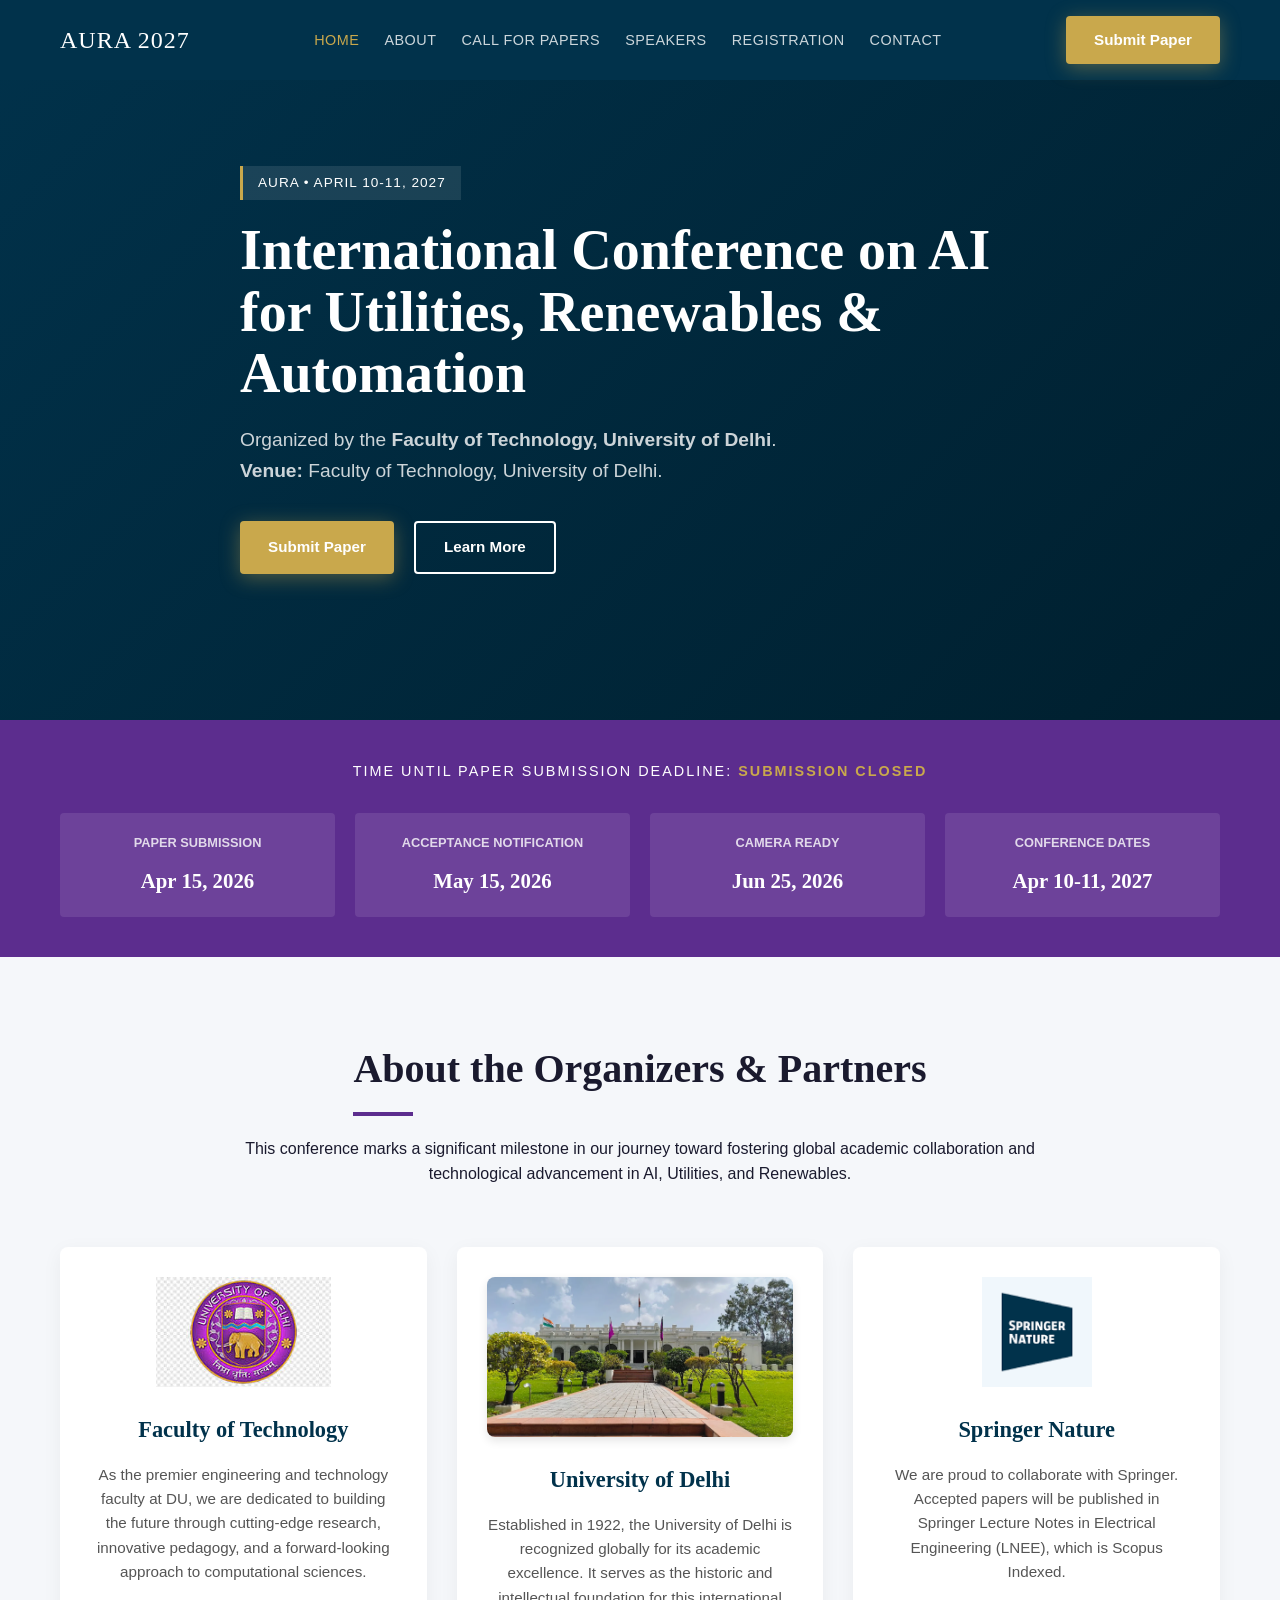
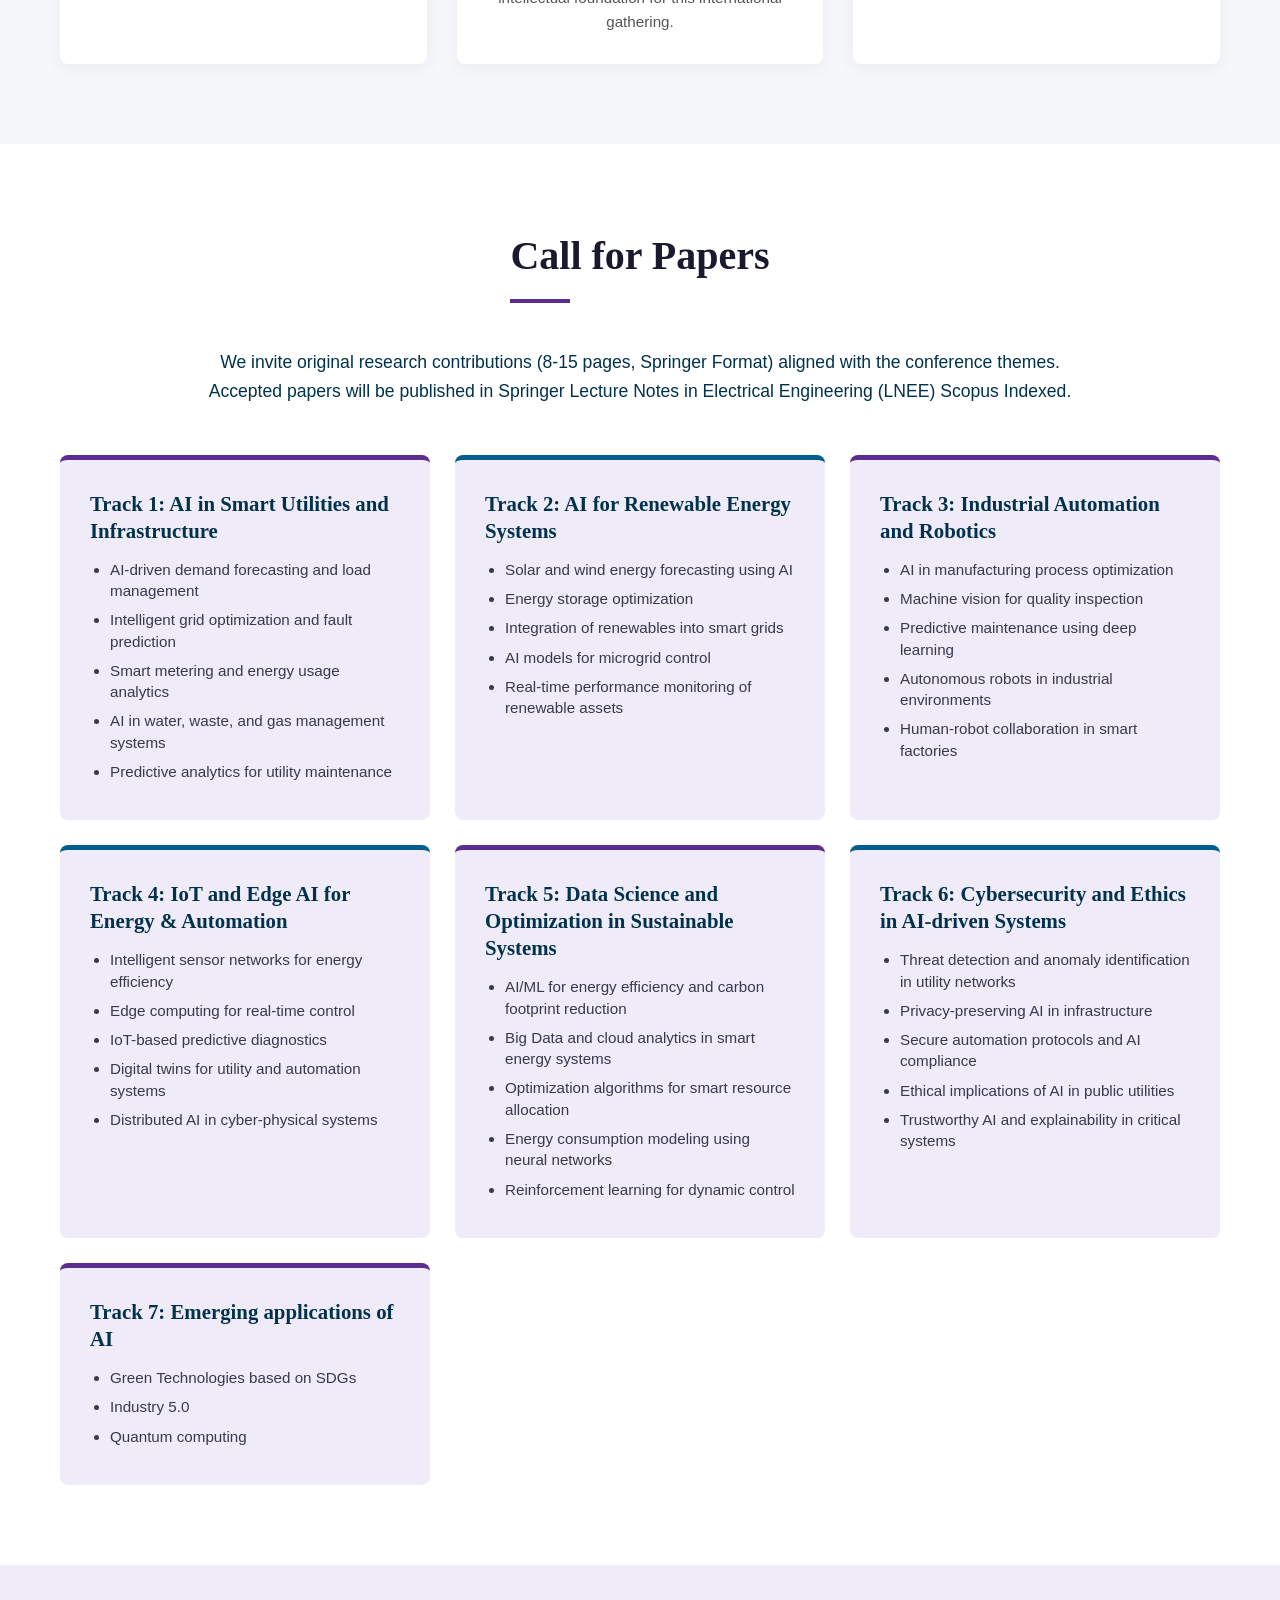
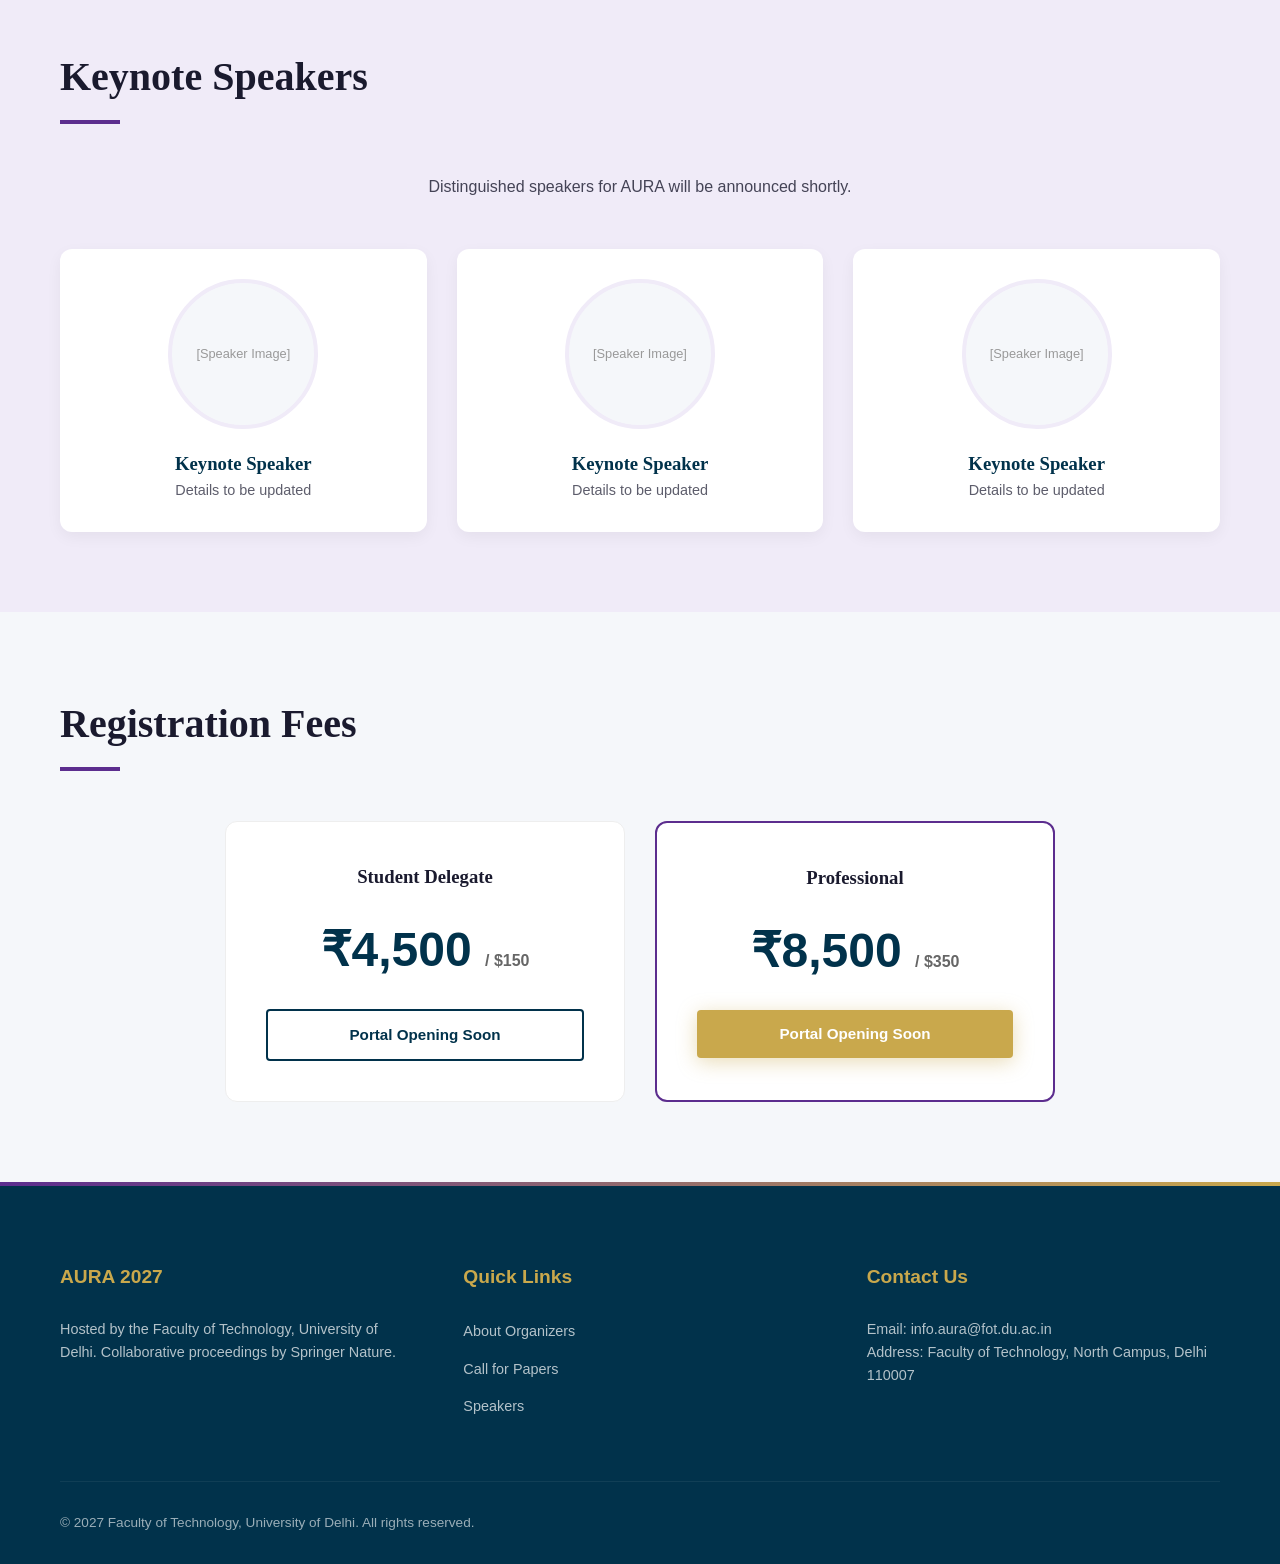
<file: index.html>
<!DOCTYPE html>
<html lang="en">
<head>
    <meta charset="UTF-8">
    <meta name="viewport" content="width=device-width, initial-scale=1.0">
    <title>AURA 2027 | Faculty of Technology, University of Delhi</title>
    
    <meta http-equiv="Content-Security-Policy" content="default-src 'self'; style-src 'self' 'unsafe-inline' https://fonts.googleapis.com; font-src 'self' https://fonts.gstatic.com; script-src 'self'; img-src 'self' data: https:;">

    <link rel="preconnect" href="https://fonts.googleapis.com">
    <link rel="preconnect" href="https://fonts.gstatic.com" crossorigin>
    <link href="https://fonts.googleapis.com/css2?family=DM+Sans:ital,opsz,wght@0,9..40,100..1000;1,9..40,100..1000&family=EB+Garamond:ital,wght@0,400..800;1,400..800&display=swap" rel="stylesheet">

    <link rel="stylesheet" href="style.css">
    <script src="script.js" defer></script>
</head>
<body>

    <nav id="navbar">
        <div class="container nav-content">
            <div class="logo">AURA 2027</div>
            <ul class="nav-links">
                <li><a href="#home" class="active">Home</a></li>
                <li><a href="#about">About</a></li>
                <li><a href="#cfp">Call for Papers</a></li>
                <li><a href="#speakers">Speakers</a></li>
                <li><a href="#registration">Registration</a></li>
                <li><a href="#contact">Contact</a></li>
            </ul>
            <a href="submission.html" class="btn btn-gold">Submit Paper</a>
            <div class="hamburger">☰</div>
        </div>
    </nav>

    <main>
        <section class="hero" id="home">
            <div class="container">
                <div class="hero-content reveal">
                    <span class="hero-badge">AURA • April 10-11, 2027</span>
                    <h1>International Conference on AI for Utilities, Renewables & Automation</h1>
                    <p>Organized by the <strong>Faculty of Technology, University of Delhi</strong>.<br>
                    <strong>Venue:</strong> Faculty of Technology, University of Delhi.</p>
                    
                    <div class="hero-btns">
                        <a href="submission.html" class="btn btn-gold">Submit Paper</a>
                        <a href="#about" class="btn btn-outline">Learn More</a>
                    </div>
                </div>
            </div>
        </section>

        <section class="dates-strip">
            <div class="container">
                <div class="countdown-container">
                    Time until Paper Submission Deadline: <span id="timer" style="color: var(--gold); font-weight: bold;">-- : -- : -- : --</span>
                </div>
                <div class="dates-grid">
                    <div class="date-card">
                        <h4>Paper Submission</h4>
                        <div class="date-val">Apr 15, 2026</div>
                    </div>
                    <div class="date-card">
                        <h4>Acceptance Notification</h4>
                        <div class="date-val">May 15, 2026</div>
                    </div>
                    <div class="date-card">
                        <h4>Camera Ready</h4>
                        <div class="date-val">Jun 25, 2026</div>
                    </div>
                    <div class="date-card">
                        <h4>Conference Dates</h4>
                        <div class="date-val">Apr 10-11, 2027</div>
                    </div>
                </div>
            </div>
        </section>

        <section class="section-padding" id="about">
            <div class="container">
                <div class="reveal" style="text-align: center; margin-bottom: 60px;">
                    <h2 class="section-title" style="margin: 0 auto 20px;">About the Organizers & Partners</h2>
                    <p style="max-width: 800px; margin: 0 auto;">This conference marks a significant milestone in our journey toward fostering global academic collaboration and technological advancement in AI, Utilities, and Renewables.</p>
                </div>

                <div class="about-collaborators">
                    <div class="collab-card reveal">
                        <div class="logo-wrapper">
                            <img src="images/du_logo.jpeg" alt="University of Delhi Logo" class="collab-logo">
                        </div>
                        <h3>Faculty of Technology</h3>
                        <p>As the premier engineering and technology faculty at DU, we are dedicated to building the future through cutting-edge research, innovative pedagogy, and a forward-looking approach to computational sciences.</p>
                    </div>

                    <div class="collab-card reveal">
                        <div class="photo-wrapper">
                            <img src="images/vice_regal_lodge.webp" alt="Vice Regal Lodge, University of Delhi" class="collab-photo">
                        </div>
                        <h3>University of Delhi</h3>
                        <p>Established in 1922, the University of Delhi is recognized globally for its academic excellence. It serves as the historic and intellectual foundation for this international gathering.</p>
                    </div>

                    <div class="collab-card reveal">
                        <div class="logo-wrapper">
                            <img src="images/springer_logo.png" alt="Springer Nature Logo" class="collab-logo">
                        </div>
                        <h3>Springer Nature</h3>
                        <p>We are proud to collaborate with Springer. Accepted papers will be published in Springer Lecture Notes in Electrical Engineering (LNEE), which is Scopus Indexed.</p>
                    </div>
                </div>
            </div>
        </section>

        <section class="section-padding" id="cfp" style="background: var(--white);">
            <div class="container">
                <div class="reveal" style="text-align: center; margin-bottom: 50px;">
                    <h2 class="section-title">Call for Papers</h2>
                    <p style="max-width: 900px; margin: 20px auto 0; font-size: 1.1rem; color: var(--navy);">
                        We invite original research contributions (8-15 pages, Springer Format) aligned with the conference themes. Accepted papers will be published in Springer Lecture Notes in Electrical Engineering (LNEE) Scopus Indexed.
                    </p>
                </div>
                
                <div class="tracks-grid">
                    <div class="track-card reveal">
                        <h3>Track 1: AI in Smart Utilities and Infrastructure</h3>
                        <ul>
                            <li>AI-driven demand forecasting and load management</li>
                            <li>Intelligent grid optimization and fault prediction</li>
                            <li>Smart metering and energy usage analytics</li>
                            <li>AI in water, waste, and gas management systems</li>
                            <li>Predictive analytics for utility maintenance</li>
                        </ul>
                    </div>
                    <div class="track-card reveal">
                        <h3>Track 2: AI for Renewable Energy Systems</h3>
                        <ul>
                            <li>Solar and wind energy forecasting using AI</li>
                            <li>Energy storage optimization</li>
                            <li>Integration of renewables into smart grids</li>
                            <li>AI models for microgrid control</li>
                            <li>Real-time performance monitoring of renewable assets</li>
                        </ul>
                    </div>
                    <div class="track-card reveal">
                        <h3>Track 3: Industrial Automation and Robotics</h3>
                        <ul>
                            <li>AI in manufacturing process optimization</li>
                            <li>Machine vision for quality inspection</li>
                            <li>Predictive maintenance using deep learning</li>
                            <li>Autonomous robots in industrial environments</li>
                            <li>Human-robot collaboration in smart factories</li>
                        </ul>
                    </div>
                    <div class="track-card reveal">
                        <h3>Track 4: IoT and Edge AI for Energy & Automation</h3>
                        <ul>
                            <li>Intelligent sensor networks for energy efficiency</li>
                            <li>Edge computing for real-time control</li>
                            <li>IoT-based predictive diagnostics</li>
                            <li>Digital twins for utility and automation systems</li>
                            <li>Distributed AI in cyber-physical systems</li>
                        </ul>
                    </div>
                    <div class="track-card reveal">
                        <h3>Track 5: Data Science and Optimization in Sustainable Systems</h3>
                        <ul>
                            <li>AI/ML for energy efficiency and carbon footprint reduction</li>
                            <li>Big Data and cloud analytics in smart energy systems</li>
                            <li>Optimization algorithms for smart resource allocation</li>
                            <li>Energy consumption modeling using neural networks</li>
                            <li>Reinforcement learning for dynamic control</li>
                        </ul>
                    </div>
                    <div class="track-card reveal">
                        <h3>Track 6: Cybersecurity and Ethics in AI-driven Systems</h3>
                        <ul>
                            <li>Threat detection and anomaly identification in utility networks</li>
                            <li>Privacy-preserving AI in infrastructure</li>
                            <li>Secure automation protocols and AI compliance</li>
                            <li>Ethical implications of AI in public utilities</li>
                            <li>Trustworthy AI and explainability in critical systems</li>
                        </ul>
                    </div>
                    <div class="track-card reveal">
                        <h3>Track 7: Emerging applications of AI</h3>
                        <ul>
                            <li>Green Technologies based on SDGs</li>
                            <li>Industry 5.0</li>
                            <li>Quantum computing</li>
                        </ul>
                    </div>
                </div>
            </div>
        </section>

        <section class="section-padding" id="speakers" style="background: var(--lavender);">
            <div class="container">
                <h2 class="section-title" style="text-align: center; margin: 0 auto 50px;">Keynote Speakers</h2>
                <p style="text-align: center; margin-bottom: 50px; opacity: 0.8;">Distinguished speakers for AURA will be announced shortly.</p>
                
                <div class="speaker-grid">
                    <div class="speaker-card reveal">
                        <div class="speaker-img-placeholder">
                            <span>[Speaker Image]</span>
                        </div>
                        <h3 style="color: var(--navy);">Keynote Speaker</h3>
                        <p style="font-size: 0.9rem; opacity: 0.7;">Details to be updated</p>
                    </div>
                    <div class="speaker-card reveal">
                        <div class="speaker-img-placeholder">
                            <span>[Speaker Image]</span>
                        </div>
                        <h3 style="color: var(--navy);">Keynote Speaker</h3>
                        <p style="font-size: 0.9rem; opacity: 0.7;">Details to be updated</p>
                    </div>
                    <div class="speaker-card reveal">
                        <div class="speaker-img-placeholder">
                            <span>[Speaker Image]</span>
                        </div>
                        <h3 style="color: var(--navy);">Keynote Speaker</h3>
                        <p style="font-size: 0.9rem; opacity: 0.7;">Details to be updated</p>
                    </div>
                </div>
            </div>
        </section>

        <section class="section-padding" id="registration" style="background: var(--offwhite);">
            <div class="container">
                <h2 class="section-title" style="text-align: center; margin: 0 auto 50px;">Registration Fees</h2>
                <div class="pricing-grid">
                    <div class="price-card reveal">
                        <h3>Student Delegate</h3>
                        <div class="price">₹4,500 <span>/ $150</span></div>
                        <a href="#" class="btn btn-outline" style="width: 100%; border-color: var(--navy); color: var(--navy);">Portal Opening Soon</a>
                    </div>
                    <div class="price-card featured reveal">
                        <h3>Professional</h3>
                        <div class="price">₹8,500 <span>/ $350</span></div>
                        <a href="#" class="btn btn-gold" style="width: 100%;">Portal Opening Soon</a>
                    </div>
                </div>
            </div>
        </section>
    </main>

    <footer id="contact">
        <div class="container">
            <div class="footer-grid">
                <div class="footer-col">
                    <h4>AURA 2027</h4>
                    <p style="opacity: 0.7; font-size: 0.9rem;">Hosted by the Faculty of Technology, University of Delhi. Collaborative proceedings by Springer Nature.</p>
                </div>
                <div class="footer-col">
                    <h4>Quick Links</h4>
                    <ul class="footer-links">
                        <li><a href="#about">About Organizers</a></li>
                        <li><a href="#cfp">Call for Papers</a></li>
                        <li><a href="#speakers">Speakers</a></li>
                    </ul>
                </div>
                <div class="footer-col">
                    <h4>Contact Us</h4>
                    <p style="opacity: 0.7; font-size: 0.9rem;">Email: info.aura@fot.du.ac.in<br>Address: Faculty of Technology, North Campus, Delhi 110007</p>
                </div>
            </div>
            <div class="bottom-bar">
                <div>&copy; 2027 Faculty of Technology, University of Delhi. All rights reserved.</div>
            </div>
        </div>
    </footer>
</body>
</html>
</file>
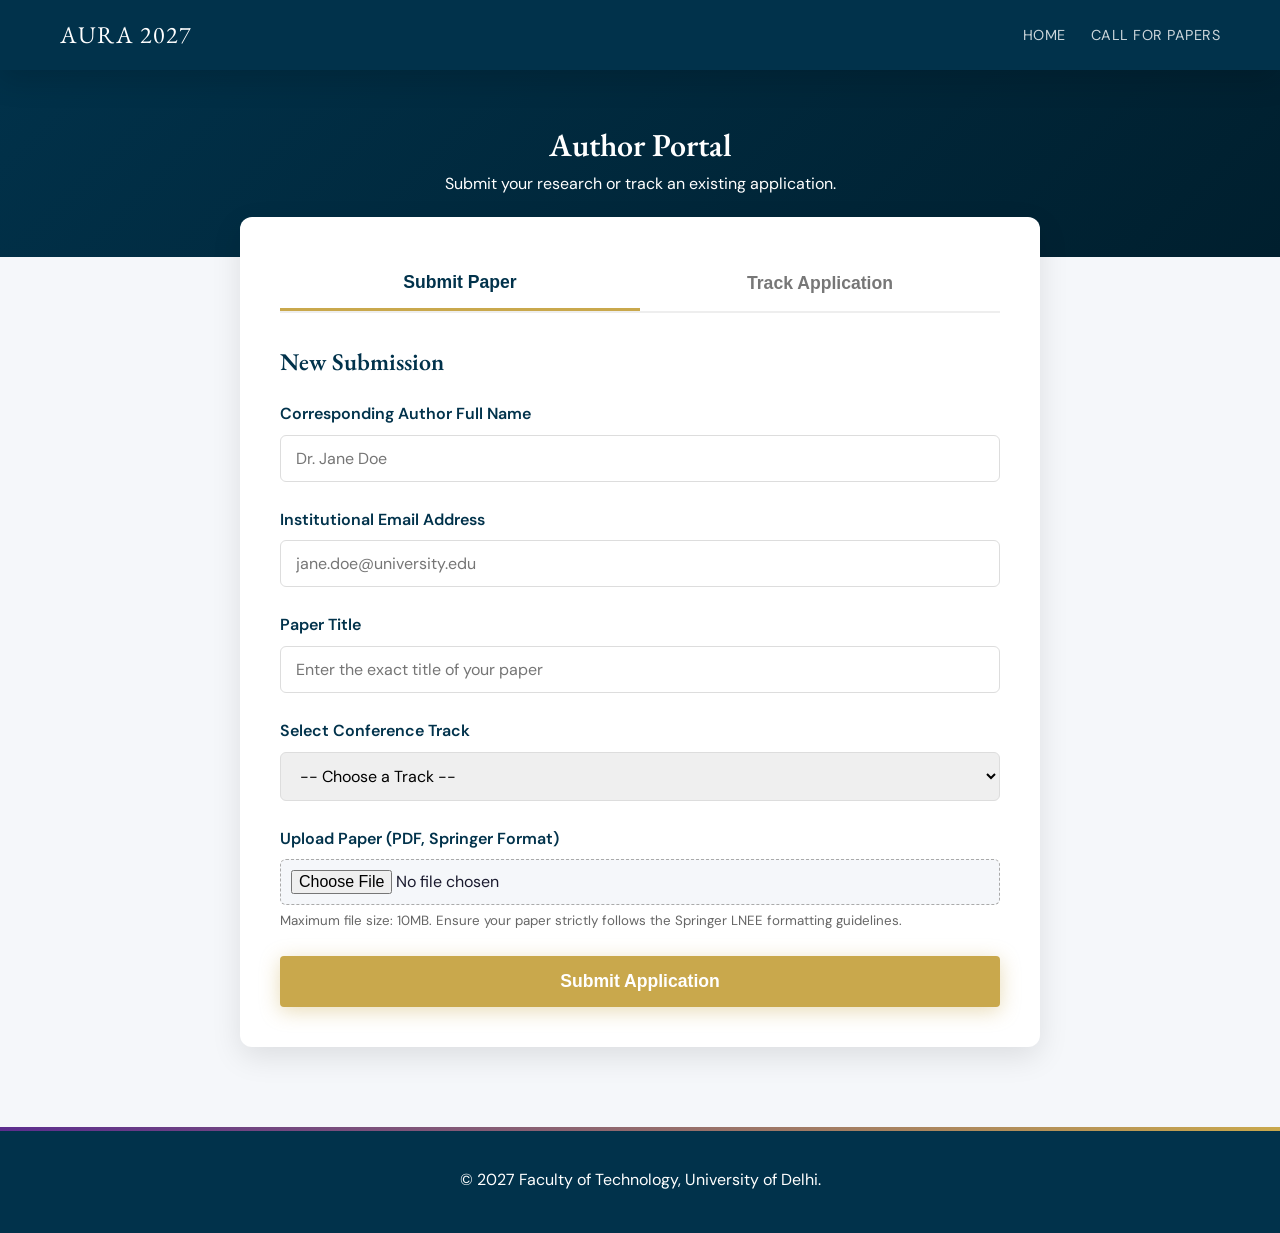
<file: submission.html>
<!DOCTYPE html>
<html lang="en">
<head>
    <meta charset="UTF-8">
    <meta name="viewport" content="width=device-width, initial-scale=1.0">
    <title>Paper Submission & Tracking | AURA 2027</title>
    
    <link rel="preconnect" href="https://fonts.googleapis.com">
    <link rel="preconnect" href="https://fonts.gstatic.com" crossorigin>
    <link href="https://fonts.googleapis.com/css2?family=DM+Sans:ital,opsz,wght@0,9..40,100..1000;1,9..40,100..1000&family=EB+Garamond:ital,wght@0,400..800;1,400..800&display=swap" rel="stylesheet">

    <link rel="stylesheet" href="style.css">
    <link rel="stylesheet" href="submission.css">
    
    <script src="submission.js" defer></script>
</head>
<body>

    <nav id="navbar" class="scrolled">
        <div class="container nav-content">
            <div class="logo"><a href="index.html" style="color: white;">AURA 2027</a></div>
            <ul class="nav-links">
                <li><a href="index.html#home">Home</a></li>
                <li><a href="index.html#cfp">Call for Papers</a></li>
            </ul>
        </div>
    </nav>

    <header class="portal-header">
        <div class="container">
            <h1 class="serif">Author Portal</h1>
            <p>Submit your research or track an existing application.</p>
        </div>
    </header>

    <main class="container">
        <div class="portal-container">
            
            <div class="tabs">
                <button class="tab-btn active" onclick="switchTab(event, 'submit')">Submit Paper</button>
                <button class="tab-btn" onclick="switchTab(event, 'track')">Track Application</button>
            </div>

            <div id="submit" class="tab-content active">
                <h2 style="margin-bottom: 20px; color: var(--navy);">New Submission</h2>
                <form action="#" method="POST" enctype="multipart/form-data">
                    <div class="form-group">
                        <label for="fullName">Corresponding Author Full Name</label>
                        <input type="text" id="fullName" class="form-control" placeholder="Dr. Jane Doe" required>
                    </div>
                    <div class="form-group">
                        <label for="email">Institutional Email Address</label>
                        <input type="email" id="email" class="form-control" placeholder="jane.doe@university.edu" required>
                    </div>
                    <div class="form-group">
                        <label for="title">Paper Title</label>
                        <input type="text" id="title" class="form-control" placeholder="Enter the exact title of your paper" required>
                    </div>
                    <div class="form-group">
                        <label for="track">Select Conference Track</label>
                        <select id="track" class="form-control" required>
                            <option value="">-- Choose a Track --</option>
                            <option value="1">Track 1: AI in Smart Utilities and Infrastructure</option>
                            <option value="2">Track 2: AI for Renewable Energy Systems</option>
                            <option value="3">Track 3: Industrial Automation and Robotics</option>
                            <option value="4">Track 4: IoT and Edge AI for Energy & Automation</option>
                            <option value="5">Track 5: Data Science and Optimization in Sustainable Systems</option>
                            <option value="6">Track 6: Cybersecurity and Ethics in AI-driven Systems</option>
                            <option value="7">Track 7: Emerging applications of AI</option>
                        </select>
                    </div>
                    <div class="form-group">
                        <label for="paperFile">Upload Paper (PDF, Springer Format)</label>
                        <input type="file" id="paperFile" class="form-control" accept=".pdf" required>
                        <small style="color: #666; display: block; margin-top: 5px;">Maximum file size: 10MB. Ensure your paper strictly follows the Springer LNEE formatting guidelines.</small>
                    </div>
                    <button type="button" class="btn btn-gold submit-btn" onclick="handleMockSubmit()">Submit Application</button>
                </form>
            </div>

            <div id="track" class="tab-content">
                <h2 style="margin-bottom: 20px; color: var(--navy);">Track Submission Status</h2>
                <p style="margin-bottom: 20px; color: #555;">Enter your Submission ID or registered Email Address to check the status of your paper.</p>
                <div class="form-group">
                    <label for="trackId">Submission ID or Email</label>
                    <input type="text" id="trackId" class="form-control" placeholder="e.g., AURA-2027-1042">
                </div>
                <button type="button" class="btn btn-outline track-btn" onclick="showTrackingResult()">Check Status</button>

                <div id="trackingResult" class="tracking-result">
                    <h4 style="color: var(--navy); margin-bottom: 10px;">Status: <span style="color: var(--gold);">Under Review</span></h4>
                    <p style="font-size: 0.95rem;">Your paper has been received and is currently undergoing double-blind peer review. You will receive an email notification by May 15, 2026.</p>
                </div>
            </div>

        </div>
    </main>

    <footer class="portal-footer">
        <p>&copy; 2027 Faculty of Technology, University of Delhi.</p>
    </footer>

</body>
</html>
</file>
<file: style.css>
:root {
    --navy: #01324B;
    --purple: #5C2D8E;
    --blue: #025E8D;
    --gold: #C9A84C;
    --red: #BE1818;
    --lavender: #F0EBF8;
    --offwhite: #F5F7FA;
    --text: #1A1A2E;
    --white: #FFFFFF;
    --transition: all 0.3s cubic-bezier(0.4, 0, 0.2, 1);
}

* { margin: 0; padding: 0; box-sizing: border-box; }
html { scroll-behavior: smooth; }
body { font-family: 'DM Sans', sans-serif; background-color: var(--offwhite); color: var(--text); line-height: 1.6; overflow-x: hidden; }
h1, h2, h3, .serif { font-family: 'EB Garamond', serif; font-weight: 600; }
ul { list-style: none; }
a { text-decoration: none; color: inherit; transition: var(--transition); }

.container { max-width: 1200px; margin: 0 auto; padding: 0 20px; }
.section-padding { padding: 80px 0; }

.btn { padding: 12px 28px; border-radius: 4px; font-weight: 600; cursor: pointer; display: inline-flex; align-items: center; justify-content: center; transition: var(--transition); border: none; font-size: 0.95rem; }
.btn-gold { background-color: var(--gold); color: var(--white); box-shadow: 0 4px 20px rgba(201, 168, 76, 0.4); }
.btn-gold:hover { transform: translateY(-2px); box-shadow: 0 6px 25px rgba(201, 168, 76, 0.6); }
.btn-outline { background: transparent; border: 2px solid var(--white); color: var(--white); }
.btn-outline:hover { background: var(--white); color: var(--navy); }

/* --- NAVBAR --- */
nav { background-color: var(--navy); height: 80px; display: flex; align-items: center; position: fixed; top: 0; width: 100%; z-index: 1000; transition: var(--transition); }
nav.scrolled { height: 70px; box-shadow: 0 10px 30px rgba(0,0,0,0.15); }
.nav-content { display: flex; justify-content: space-between; align-items: center; width: 100%; }
.logo { font-family: 'EB Garamond', serif; color: var(--white); font-size: 1.5rem; letter-spacing: 1px; }
.nav-links { display: flex; gap: 25px; align-items: center; }
.nav-links a { color: rgba(255,255,255,0.8); font-size: 0.9rem; text-transform: uppercase; letter-spacing: 0.5px; }
.nav-links a:hover, .nav-links a.active { color: var(--gold); }
.hamburger { display: none; cursor: pointer; color: white; font-size: 1.5rem; }

/* --- HERO --- */
.hero { padding-top: 140px; padding-bottom: 80px; background: linear-gradient(135deg, var(--navy) 0%, #001f2e 100%); position: relative; color: var(--white); min-height: 80vh; display: flex; align-items: center; }
.hero-content { position: relative; z-index: 1; max-width: 800px; }
.hero-badge { display: inline-block; background: rgba(255,255,255,0.1); padding: 6px 15px; border-left: 3px solid var(--gold); font-size: 0.85rem; margin-bottom: 20px; text-transform: uppercase; letter-spacing: 1px; }
.hero h1 { font-size: 3.5rem; line-height: 1.1; margin-bottom: 20px; }
.hero p { font-size: 1.2rem; margin-bottom: 35px; color: rgba(255,255,255,0.8); }
.hero-btns { display: flex; gap: 20px; margin-bottom: 40px; }

/* --- DATES STRIP --- */
.dates-strip { background-color: var(--purple); color: var(--white); padding: 40px 0; }
.countdown-container { text-align: center; margin-bottom: 30px; font-size: 0.9rem; text-transform: uppercase; letter-spacing: 2px; }
.dates-grid { display: grid; grid-template-columns: repeat(auto-fit, minmax(200px, 1fr)); gap: 20px; }
.date-card { background: rgba(255,255,255,0.1); padding: 20px; border-radius: 4px; text-align: center; transition: var(--transition); }
.date-card h4 { font-size: 0.8rem; text-transform: uppercase; margin-bottom: 10px; opacity: 0.8; }
.date-card .date-val { font-family: 'EB Garamond', serif; font-size: 1.3rem; font-weight: bold; }

/* --- ABOUT ORGANIZERS --- */
.section-title { font-size: 2.5rem; margin-bottom: 25px; position: relative; padding-bottom: 15px; display: inline-block; }
.section-title::after { content: ''; position: absolute; bottom: 0; left: 0; width: 60px; height: 4px; background: var(--purple); }

.about-collaborators { display: grid; grid-template-columns: repeat(auto-fit, minmax(300px, 1fr)); gap: 30px; margin-top: 40px; }
.collab-card { background: var(--white); padding: 30px; border-radius: 8px; box-shadow: 0 5px 20px rgba(0,0,0,0.05); text-align: center; display: flex; flex-direction: column; align-items: center; justify-content: flex-start; }
.collab-card h3 { color: var(--navy); margin-bottom: 15px; font-size: 1.4rem; }
.collab-card p { font-size: 0.95rem; color: #555; }

/* --- COLLABORATOR IMAGES --- */
.logo-wrapper { height: 110px; width: 100%; display: flex; align-items: center; justify-content: center; margin-bottom: 25px; }
.collab-logo { max-width: 180px; max-height: 100%; object-fit: contain; }
.photo-wrapper { height: 160px; width: 100%; border-radius: 8px; overflow: hidden; margin-bottom: 25px; box-shadow: 0 4px 10px rgba(0,0,0,0.1); }
.collab-photo { width: 100%; height: 100%; object-fit: cover; }

/* --- CFP TRACKS --- */
.tracks-grid { display: grid; grid-template-columns: repeat(auto-fit, minmax(320px, 1fr)); gap: 25px; margin-top: 40px; }
.track-card { background: var(--lavender); padding: 30px; border-radius: 8px; border-top: 5px solid var(--purple); transition: var(--transition); }
.track-card:nth-child(even) { border-top-color: var(--blue); }
.track-card:hover { transform: translateY(-5px); box-shadow: 0 10px 20px rgba(0,0,0,0.05); }
.track-card h3 { margin-bottom: 15px; color: var(--navy); font-size: 1.3rem; line-height: 1.3; }

/* Added bullets style for new tracks */
.track-card ul { list-style: disc; padding-left: 20px; color: var(--text); }
.track-card ul li { margin-bottom: 8px; font-size: 0.95rem; line-height: 1.4; opacity: 0.85; }

/* --- SPEAKERS --- */
.speaker-grid { display: grid; grid-template-columns: repeat(auto-fit, minmax(250px, 1fr)); gap: 30px; }
.speaker-card { background: var(--white); padding: 30px; text-align: center; border-radius: 12px; box-shadow: 0 5px 15px rgba(0,0,0,0.05); transition: var(--transition); }
.speaker-card:hover { transform: translateY(-10px); }
.speaker-img-placeholder { width: 150px; height: 150px; background: var(--offwhite); border-radius: 50%; margin: 0 auto 20px; border: 4px solid var(--lavender); display: flex; align-items: center; justify-content: center; font-size: 0.8rem; color: #999; text-align: center; }

/* --- REGISTRATION --- */
.pricing-grid { display: flex; justify-content: center; gap: 30px; flex-wrap: wrap; }
.price-card { background: var(--white); padding: 40px; border-radius: 12px; width: 100%; max-width: 400px; text-align: center; border: 1px solid #eee; position: relative; }
.price-card.featured { border: 2px solid var(--purple); transform: scale(1.05); z-index: 2; }
.price-card .price { font-size: 3rem; font-weight: bold; color: var(--navy); margin: 20px 0; }
.price-card .price span { font-size: 1rem; color: #666; }

/* --- FOOTER --- */
footer { background: var(--navy); color: var(--white); padding-top: 80px; position: relative; }
footer::before { content: ''; position: absolute; top: 0; left: 0; width: 100%; height: 4px; background: linear-gradient(90deg, var(--purple), var(--gold)); }
.footer-grid { display: grid; grid-template-columns: repeat(auto-fit, minmax(250px, 1fr)); gap: 50px; padding-bottom: 50px; }
.footer-col h4 { margin-bottom: 25px; font-size: 1.2rem; color: var(--gold); }
.footer-links li { margin-bottom: 12px; }
.footer-links a { opacity: 0.7; font-size: 0.9rem; }
.footer-links a:hover { opacity: 1; padding-left: 5px; color: var(--gold); }
.bottom-bar { border-top: 1px solid rgba(255,255,255,0.1); padding: 30px 0; display: flex; justify-content: space-between; align-items: center; font-size: 0.85rem; opacity: 0.6; }

/* --- ANIMATIONS --- */
.reveal { opacity: 0; transform: translateY(30px); transition: all 0.8s ease-out; }
.reveal.active { opacity: 1; transform: translateY(0); }

/* --- RESPONSIVE --- */
@media (max-width: 992px) { .hero h1 { font-size: 3rem; } .price-card.featured { transform: scale(1); } }
@media (max-width: 768px) { .nav-links { display: none; } .hamburger { display: block; } .hero h1 { font-size: 2.5rem; } .hero-btns { flex-direction: column; } }
</file>
<file: submission.css>
/* Specific styles for the submission page */

.portal-header {
    padding: 120px 0 60px;
    background: linear-gradient(135deg, var(--navy) 0%, #001f2e 100%);
    color: var(--white);
    text-align: center;
}

.portal-container {
    max-width: 800px;
    margin: -40px auto 80px;
    background: var(--white);
    border-radius: 12px;
    box-shadow: 0 10px 30px rgba(0,0,0,0.1);
    padding: 40px;
    position: relative;
    z-index: 10;
}

.form-group {
    margin-bottom: 25px;
    text-align: left;
}

.form-group label {
    display: block;
    margin-bottom: 8px;
    font-weight: 600;
    color: var(--navy);
}

.form-control {
    width: 100%;
    padding: 12px 15px;
    border: 1px solid #ddd;
    border-radius: 6px;
    font-family: inherit;
    font-size: 1rem;
    transition: var(--transition);
}

.form-control:focus {
    outline: none;
    border-color: var(--gold);
    box-shadow: 0 0 0 3px rgba(201, 168, 76, 0.2);
}

input[type="file"] {
    padding: 10px;
    background: var(--offwhite);
    border: 1px dashed #aaa;
    cursor: pointer;
}

/* Tab Styles */
.tabs {
    display: flex;
    margin-bottom: 30px;
    border-bottom: 2px solid #eee;
}

.tab-btn {
    flex: 1;
    background: none;
    border: none;
    padding: 15px;
    font-size: 1.1rem;
    font-weight: bold;
    color: #777;
    cursor: pointer;
    transition: var(--transition);
}

.tab-btn.active {
    color: var(--navy);
    border-bottom: 3px solid var(--gold);
}

.tab-content {
    display: none;
}

.tab-content.active {
    display: block;
    animation: fadeIn 0.5s ease;
}

@keyframes fadeIn {
    from { opacity: 0; transform: translateY(10px); }
    to { opacity: 1; transform: translateY(0); }
}

/* Specific Buttons */
.submit-btn {
    width: 100%; 
    font-size: 1.1rem; 
    padding: 15px;
}

.track-btn {
    width: 100%; 
    background: var(--navy); 
    color: white;
}

.track-btn:hover {
    background: var(--white);
    color: var(--navy);
}

/* Tracking Result Card */
.tracking-result {
    margin-top: 20px;
    padding: 20px;
    background: var(--lavender);
    border-left: 4px solid var(--purple);
    border-radius: 4px;
    display: none;
}

/* Minimal Footer */
.portal-footer {
    background: var(--navy); 
    color: white; 
    padding: 40px 0; 
    text-align: center;
}
</file>
